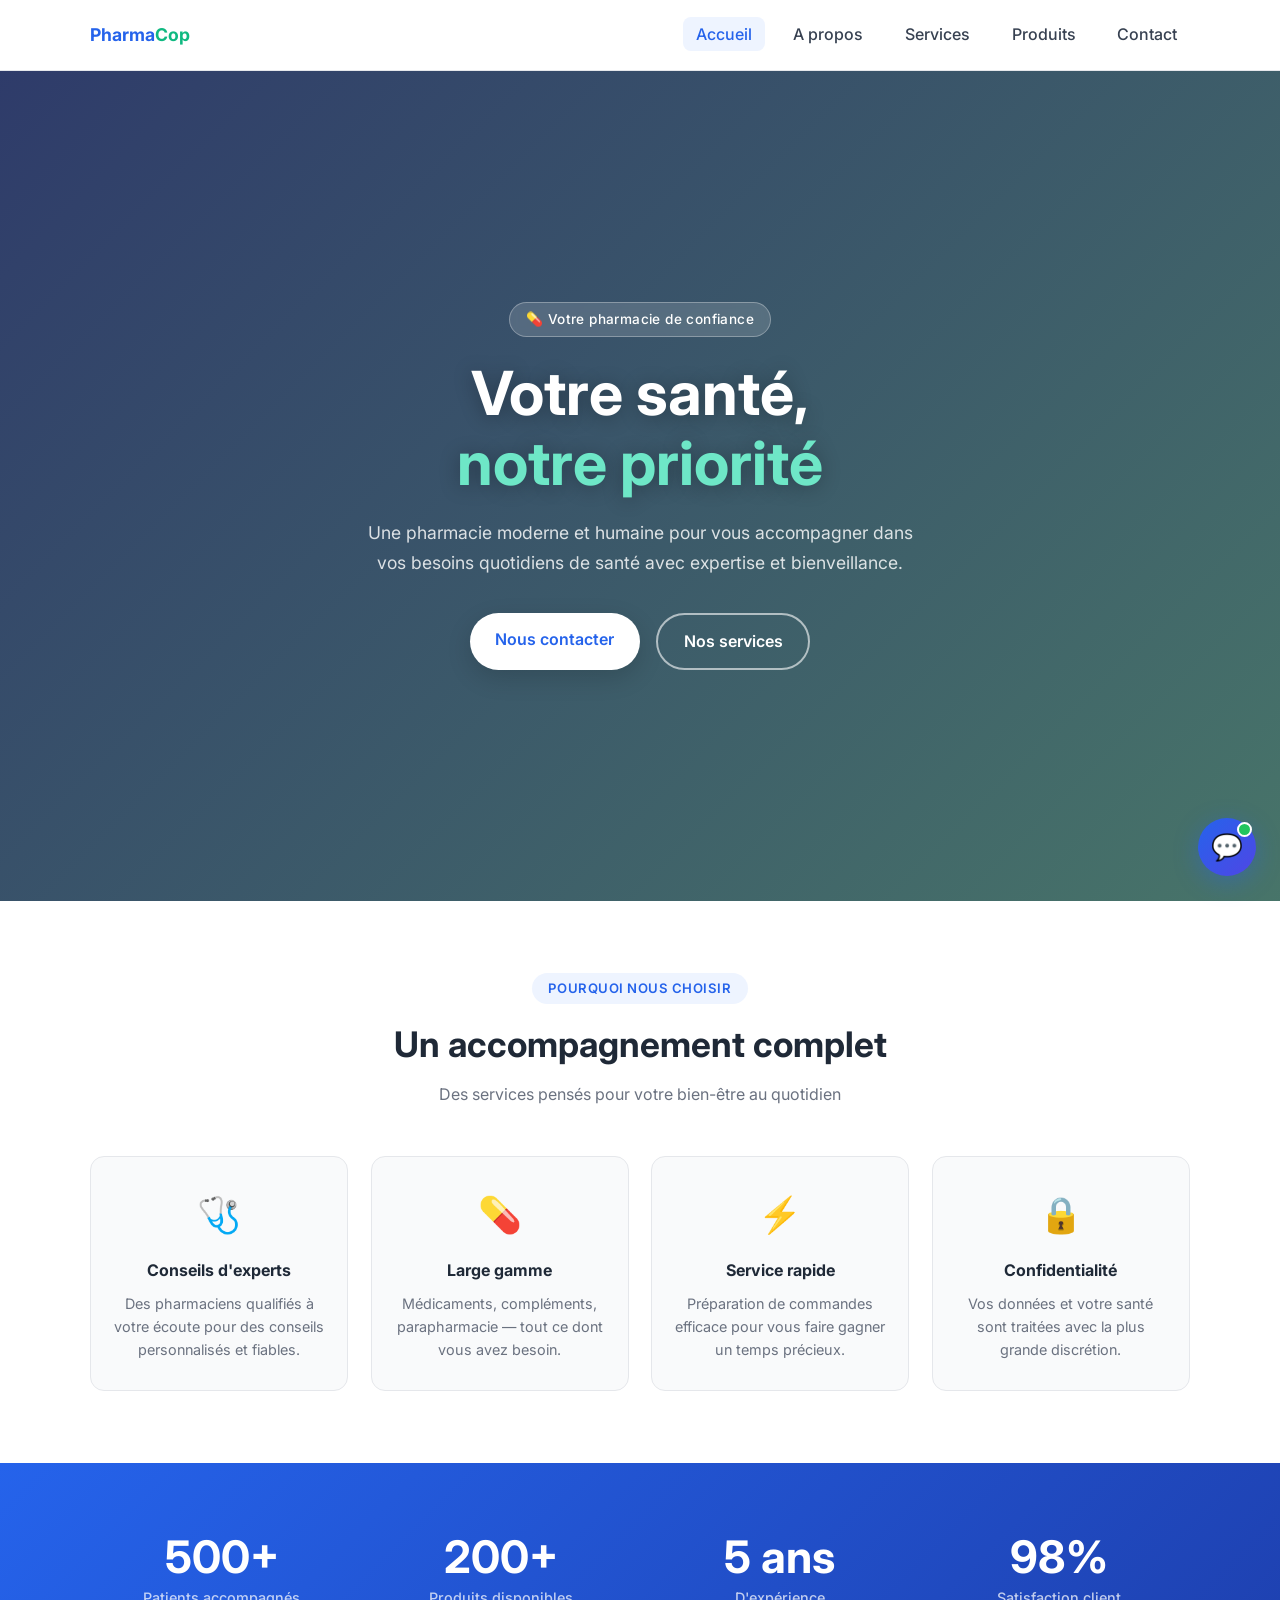
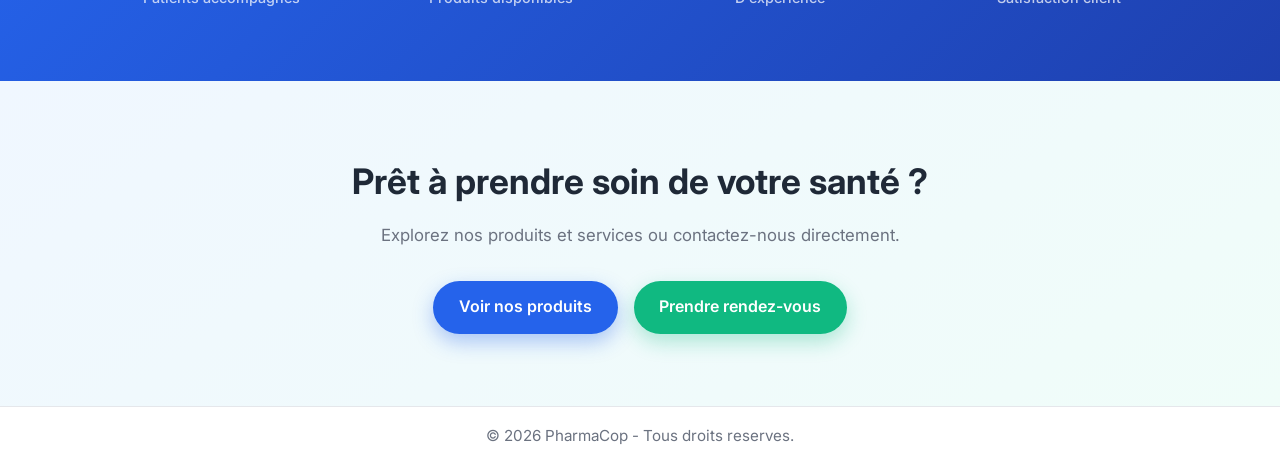
<file: index.html>
<!DOCTYPE html>
<html lang="fr">
  <head>
    <meta charset="UTF-8" />
    <meta name="viewport" content="width=device-width, initial-scale=1.0" />
    <title>PharmaCop - Accueil</title>
    <link rel="preconnect" href="https://fonts.googleapis.com" />
    <link rel="preconnect" href="https://fonts.gstatic.com" crossorigin />
    <link
      href="https://fonts.googleapis.com/css2?family=Inter:wght@400;500;600;700&display=swap"
      rel="stylesheet"
    />
    <link rel="stylesheet" href="style.css" />
  </head>
  <body>
    <header class="site-header">
      <div class="container navbar">
        <a class="logo" href="index.html">Pharma<span>Cop</span></a>
        <button class="menu-button" id="menuButton">Menu</button>
        <ul class="nav-links" id="navLinks">
          <li><a class="active" href="index.html">Accueil</a></li>
          <li><a href="about.html">A propos</a></li>
          <li><a href="services.html">Services</a></li>
          <li><a href="products.html">Produits</a></li>
          <li><a href="contact.html">Contact</a></li>
        </ul>
      </div>
    </header>

    <main>

      <!-- ===== HERO ===== -->
      <section class="hero">
        <div class="hero-overlay"></div>
        <div class="container hero-content">
          <span class="hero-badge">💊 Votre pharmacie de confiance</span>
          <h1>Votre santé,<br><span>notre priorité</span></h1>
          <p>
            Une pharmacie moderne et humaine pour vous accompagner
            dans vos besoins quotidiens de santé avec expertise et bienveillance.
          </p>
          <div class="hero-actions">
            <a class="btn btn-white" href="contact.html">Nous contacter</a>
            <a class="btn btn-outline-white" href="services.html">Nos services</a>
          </div>
        </div>
      </section>

      <!-- ===== FEATURES ===== -->
      <section class="section features-section">
        <div class="container">
          <div class="section-header">
            <span class="section-tag">Pourquoi nous choisir</span>
            <h2 class="section-title">Un accompagnement complet</h2>
            <p class="section-subtitle">Des services pensés pour votre bien-être au quotidien</p>
          </div>
          <div class="features-grid">
            <div class="feature-card">
              <span class="feature-icon">🩺</span>
              <h3>Conseils d'experts</h3>
              <p>Des pharmaciens qualifiés à votre écoute pour des conseils personnalisés et fiables.</p>
            </div>
            <div class="feature-card">
              <span class="feature-icon">💊</span>
              <h3>Large gamme</h3>
              <p>Médicaments, compléments, parapharmacie — tout ce dont vous avez besoin.</p>
            </div>
            <div class="feature-card">
              <span class="feature-icon">⚡</span>
              <h3>Service rapide</h3>
              <p>Préparation de commandes efficace pour vous faire gagner un temps précieux.</p>
            </div>
            <div class="feature-card">
              <span class="feature-icon">🔒</span>
              <h3>Confidentialité</h3>
              <p>Vos données et votre santé sont traitées avec la plus grande discrétion.</p>
            </div>
          </div>
        </div>
      </section>

      <!-- ===== STATS ===== -->
      <section class="stats-section">
        <div class="container stats-grid">
          <div class="stat-item">
            <span class="stat-number">500+</span>
            <span class="stat-label">Patients accompagnés</span>
          </div>
          <div class="stat-item">
            <span class="stat-number">200+</span>
            <span class="stat-label">Produits disponibles</span>
          </div>
          <div class="stat-item">
            <span class="stat-number">5 ans</span>
            <span class="stat-label">D'expérience</span>
          </div>
          <div class="stat-item">
            <span class="stat-number">98%</span>
            <span class="stat-label">Satisfaction client</span>
          </div>
        </div>
      </section>

      <!-- ===== CTA ===== -->
      <section class="section cta-section">
        <div class="container cta-content">
          <h2>Prêt à prendre soin de votre santé ?</h2>
          <p>Explorez nos produits et services ou contactez-nous directement.</p>
          <div class="hero-actions">
            <a class="btn btn-primary" href="products.html">Voir nos produits</a>
            <a class="btn btn-secondary" href="contact.html">Prendre rendez-vous</a>
          </div>
        </div>
      </section>

    </main>

    <footer class="site-footer">
      <div class="container">© 2026 PharmaCop - Tous droits reserves.</div>
    </footer>

    <!-- Chatbot flottant -->
    <div id="chatbot">
      <div id="chatBox" class="chat-box">
        <div class="chat-header">
          <div class="chat-header-info">
            <span class="chat-avatar">💊</span>
            <div>
              <span class="chat-title">Assistant PharmaCop</span>
              <span class="chat-status">● En ligne</span>
            </div>
          </div>
          <button id="chatClose" class="chat-header-close" aria-label="Fermer">✕</button>
        </div>
        <div class="chat-disclaimer">⚠️ Je suis une aide informative uniquement — je ne remplace pas un médecin.</div>
        <div id="chatMessages" class="chat-messages"></div>
        <div class="chat-input-area">
          <input type="text" id="chatInput" placeholder="Écrivez ou choisissez un symptôme..." />
          <button id="chatSend" aria-label="Envoyer">➤</button>
        </div>
      </div>
      <button id="chatToggle" aria-label="Ouvrir le chat">💬</button>
    </div>

    <script src="script.js"></script>
  </body>
</html>
</file>
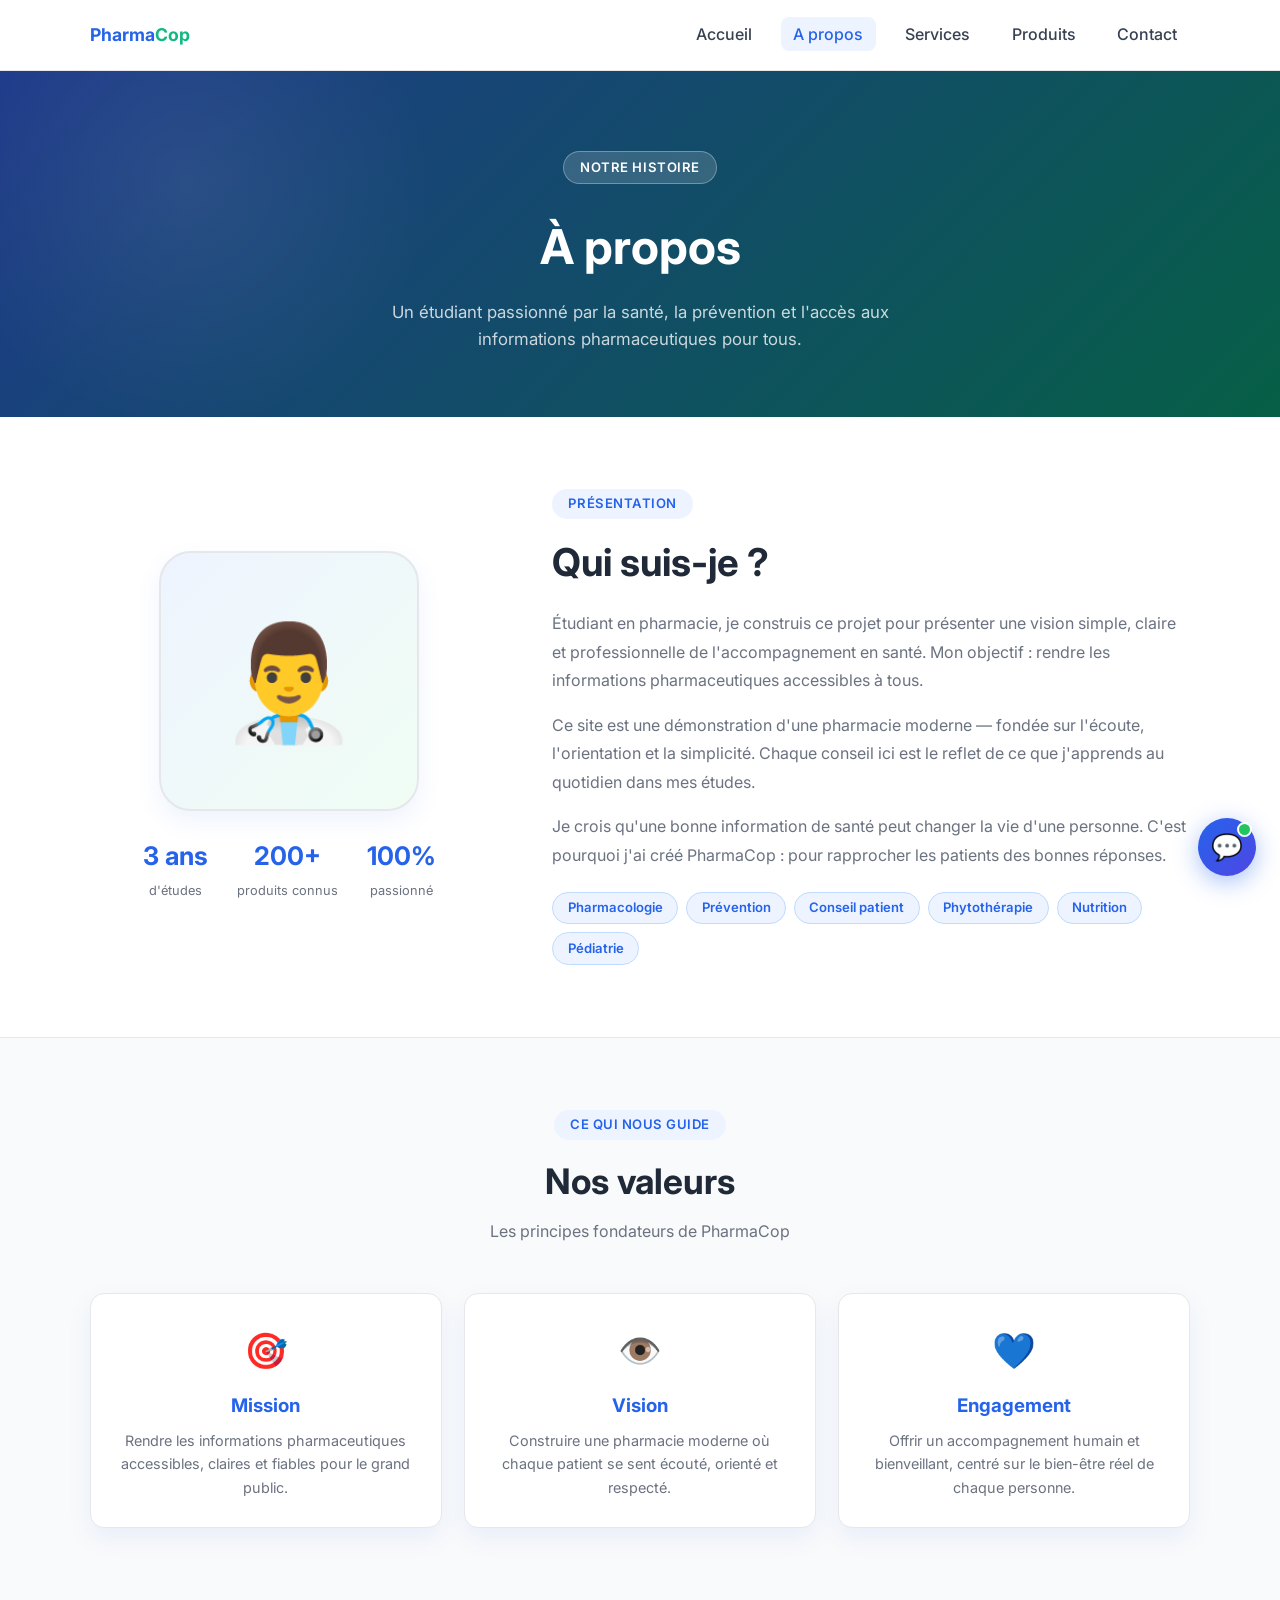
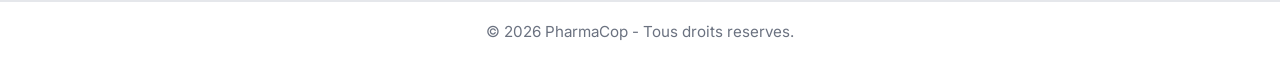
<file: about.html>
<!DOCTYPE html>
<html lang="fr">
  <head>
    <meta charset="UTF-8" />
    <meta name="viewport" content="width=device-width, initial-scale=1.0" />
    <title>PharmaCop - A propos</title>
    <link rel="preconnect" href="https://fonts.googleapis.com" />
    <link rel="preconnect" href="https://fonts.gstatic.com" crossorigin />
    <link
      href="https://fonts.googleapis.com/css2?family=Inter:wght@400;500;600;700&display=swap"
      rel="stylesheet"
    />
    <link rel="stylesheet" href="style.css" />
  </head>
  <body>
    <header class="site-header">
      <div class="container navbar">
        <a class="logo" href="index.html">Pharma<span>Cop</span></a>
        <button class="menu-button" id="menuButton">Menu</button>
        <ul class="nav-links" id="navLinks">
          <li><a href="index.html">Accueil</a></li>
          <li><a class="active" href="about.html">A propos</a></li>
          <li><a href="services.html">Services</a></li>
          <li><a href="products.html">Produits</a></li>
          <li><a href="contact.html">Contact</a></li>
        </ul>
      </div>
    </header>

    <main>

      <!-- ===== PAGE HERO ===== -->
      <section class="page-hero">
        <div class="container">
          <span class="section-tag">Notre histoire</span>
          <h1>À propos</h1>
          <p class="hero-sub">Un étudiant passionné par la santé, la prévention et l'accès aux informations pharmaceutiques pour tous.</p>
        </div>
      </section>

      <!-- ===== PROFIL ===== -->
      <section class="section">
        <div class="container about-layout">

          <!-- Visuel -->
          <div class="about-visual">
            <div class="about-avatar-wrap">👨‍⚕️</div>
            <div class="about-stats">
              <div class="about-stat">
                <strong>3 ans</strong>
                <small>d'études</small>
              </div>
              <div class="about-stat">
                <strong>200+</strong>
                <small>produits connus</small>
              </div>
              <div class="about-stat">
                <strong>100%</strong>
                <small>passionné</small>
              </div>
            </div>
          </div>

          <!-- Texte -->
          <div class="about-text">
            <span class="section-tag">Présentation</span>
            <h2>Qui suis-je ?</h2>
            <p>
              Étudiant en pharmacie, je construis ce projet pour présenter une vision simple, claire et professionnelle de l'accompagnement en santé. Mon objectif : rendre les informations pharmaceutiques accessibles à tous.
            </p>
            <p>
              Ce site est une démonstration d'une pharmacie moderne — fondée sur l'écoute, l'orientation et la simplicité. Chaque conseil ici est le reflet de ce que j'apprends au quotidien dans mes études.
            </p>
            <p>
              Je crois qu'une bonne information de santé peut changer la vie d'une personne. C'est pourquoi j'ai créé PharmaCop : pour rapprocher les patients des bonnes réponses.
            </p>
            <div class="skills-list">
              <span class="skill-tag">Pharmacologie</span>
              <span class="skill-tag">Prévention</span>
              <span class="skill-tag">Conseil patient</span>
              <span class="skill-tag">Phytothérapie</span>
              <span class="skill-tag">Nutrition</span>
              <span class="skill-tag">Pédiatrie</span>
            </div>
          </div>

        </div>
      </section>

      <!-- ===== VALEURS ===== -->
      <section class="section values-section">
        <div class="container">
          <div class="section-header">
            <span class="section-tag">Ce qui nous guide</span>
            <h2 class="section-title">Nos valeurs</h2>
            <p class="section-subtitle">Les principes fondateurs de PharmaCop</p>
          </div>
          <div class="values-grid">
            <div class="value-card">
              <span>🎯</span>
              <h3>Mission</h3>
              <p>Rendre les informations pharmaceutiques accessibles, claires et fiables pour le grand public.</p>
            </div>
            <div class="value-card">
              <span>👁️</span>
              <h3>Vision</h3>
              <p>Construire une pharmacie moderne où chaque patient se sent écouté, orienté et respecté.</p>
            </div>
            <div class="value-card">
              <span>💙</span>
              <h3>Engagement</h3>
              <p>Offrir un accompagnement humain et bienveillant, centré sur le bien-être réel de chaque personne.</p>
            </div>
          </div>
        </div>
      </section>

    </main>

    <footer class="site-footer">
      <div class="container">© 2026 PharmaCop - Tous droits reserves.</div>
    </footer>

    <!-- Chatbot flottant -->
    <div id="chatbot">
      <div id="chatBox" class="chat-box">
        <div class="chat-header">
          <div class="chat-header-info">
            <span class="chat-avatar">💊</span>
            <div>
              <span class="chat-title">Assistant PharmaCop</span>
              <span class="chat-status">● En ligne</span>
            </div>
          </div>
          <button id="chatClose" class="chat-header-close" aria-label="Fermer">✕</button>
        </div>
        <div class="chat-disclaimer">⚠️ Je suis une aide informative uniquement — je ne remplace pas un médecin.</div>
        <div id="chatMessages" class="chat-messages"></div>
        <div class="chat-input-area">
          <input type="text" id="chatInput" placeholder="Écrivez ou choisissez un symptôme..." />
          <button id="chatSend" aria-label="Envoyer">➤</button>
        </div>
      </div>
      <button id="chatToggle" aria-label="Ouvrir le chat">💬</button>
    </div>

    <script src="script.js"></script>
  </body>
</html>
</file>
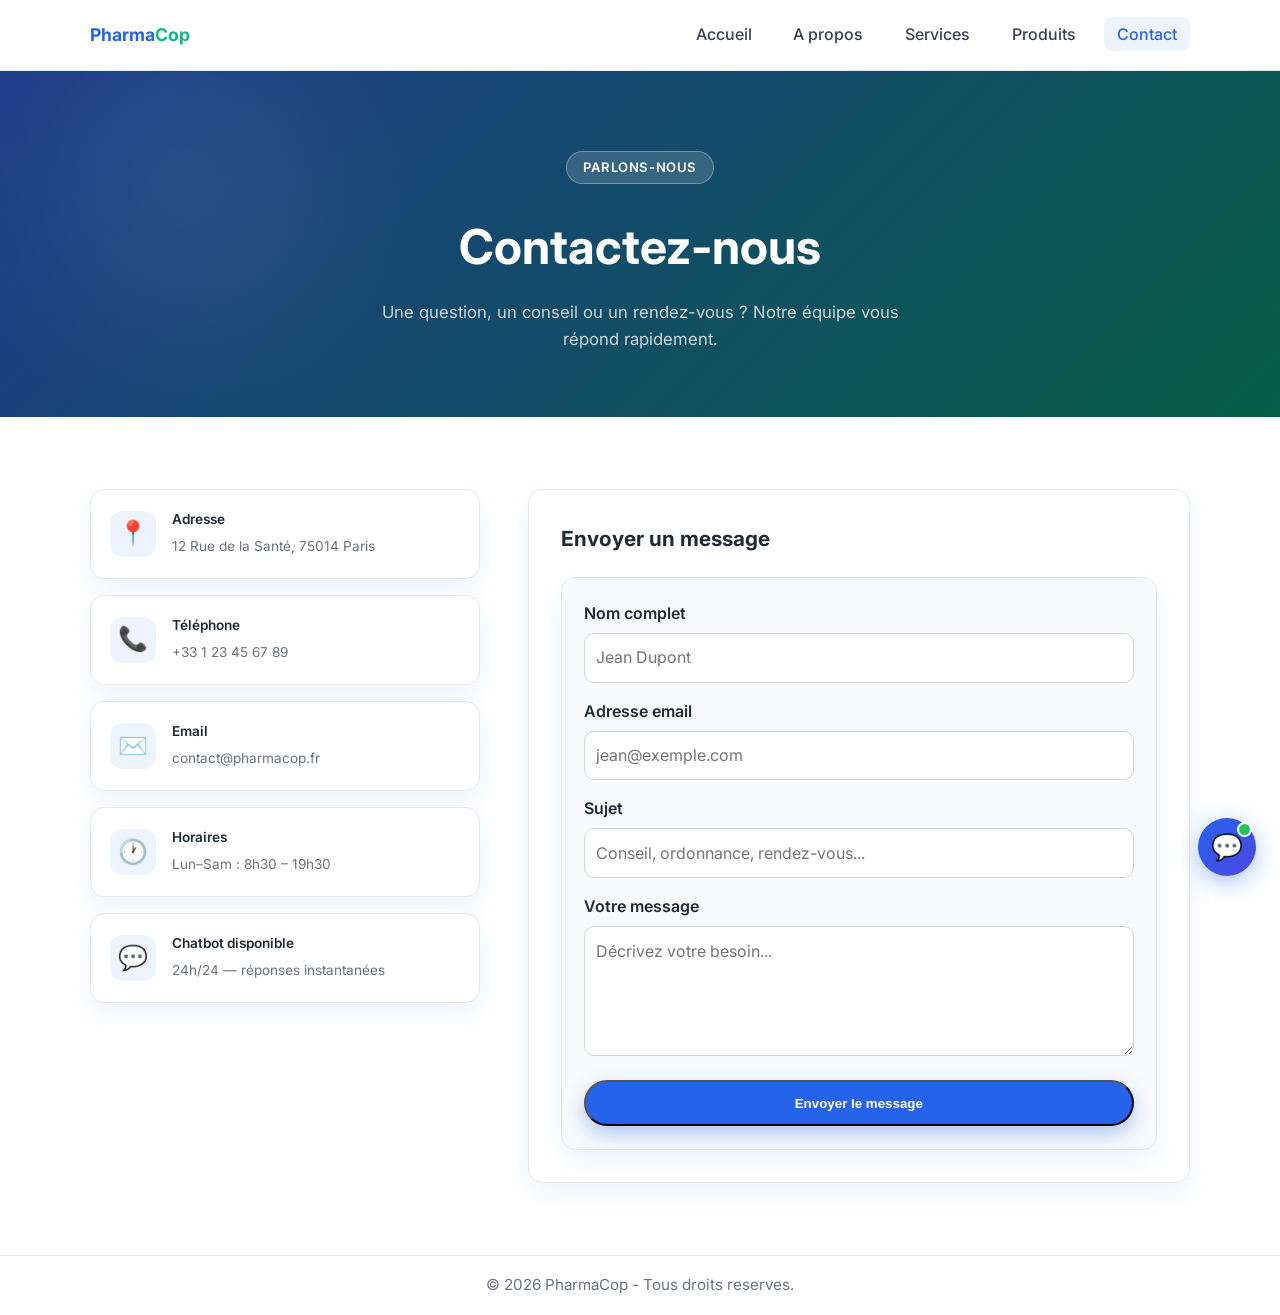
<file: contact.html>
<!DOCTYPE html>
<html lang="fr">
  <head>
    <meta charset="UTF-8" />
    <meta name="viewport" content="width=device-width, initial-scale=1.0" />
    <title>PharmaCop - Contact</title>
    <link rel="preconnect" href="https://fonts.googleapis.com" />
    <link rel="preconnect" href="https://fonts.gstatic.com" crossorigin />
    <link
      href="https://fonts.googleapis.com/css2?family=Inter:wght@400;500;600;700&display=swap"
      rel="stylesheet"
    />
    <link rel="stylesheet" href="style.css" />
  </head>
  <body>
    <header class="site-header">
      <div class="container navbar">
        <a class="logo" href="index.html">Pharma<span>Cop</span></a>
        <button class="menu-button" id="menuButton">Menu</button>
        <ul class="nav-links" id="navLinks">
          <li><a href="index.html">Accueil</a></li>
          <li><a href="about.html">A propos</a></li>
          <li><a href="services.html">Services</a></li>
          <li><a href="products.html">Produits</a></li>
          <li><a class="active" href="contact.html">Contact</a></li>
        </ul>
      </div>
    </header>

    <main>

      <!-- ===== PAGE HERO ===== -->
      <section class="page-hero">
        <div class="container">
          <span class="section-tag">Parlons-nous</span>
          <h1>Contactez-nous</h1>
          <p class="hero-sub">Une question, un conseil ou un rendez-vous ? Notre équipe vous répond rapidement.</p>
        </div>
      </section>

      <!-- ===== LAYOUT CONTACT ===== -->
      <section class="section">
        <div class="container contact-layout">

          <!-- Infos de contact -->
          <div class="contact-info-col">
            <div class="info-card">
              <div class="info-icon">📍</div>
              <div class="info-text">
                <strong>Adresse</strong>
                <span>12 Rue de la Santé, 75014 Paris</span>
              </div>
            </div>
            <div class="info-card">
              <div class="info-icon">📞</div>
              <div class="info-text">
                <strong>Téléphone</strong>
                <span>+33 1 23 45 67 89</span>
              </div>
            </div>
            <div class="info-card">
              <div class="info-icon">✉️</div>
              <div class="info-text">
                <strong>Email</strong>
                <span>contact@pharmacop.fr</span>
              </div>
            </div>
            <div class="info-card">
              <div class="info-icon">🕐</div>
              <div class="info-text">
                <strong>Horaires</strong>
                <span>Lun–Sam : 8h30 – 19h30</span>
              </div>
            </div>
            <div class="info-card">
              <div class="info-icon">💬</div>
              <div class="info-text">
                <strong>Chatbot disponible</strong>
                <span>24h/24 — réponses instantanées</span>
              </div>
            </div>
          </div>

          <!-- Formulaire -->
          <div class="contact-form-wrap">
            <h3>Envoyer un message</h3>
            <form class="contact-form" id="contactForm">
              <div class="form-group">
                <label for="name">Nom complet</label>
                <input type="text" id="name" name="name" placeholder="Jean Dupont" required />
              </div>
              <div class="form-group">
                <label for="email">Adresse email</label>
                <input type="email" id="email" name="email" placeholder="jean@exemple.com" required />
              </div>
              <div class="form-group">
                <label for="sujet">Sujet</label>
                <input type="text" id="sujet" name="sujet" placeholder="Conseil, ordonnance, rendez-vous..." />
              </div>
              <div class="form-group">
                <label for="message">Votre message</label>
                <textarea id="message" name="message" placeholder="Décrivez votre besoin..." required></textarea>
              </div>
              <button class="btn btn-primary" type="submit" style="width:100%">Envoyer le message</button>
            </form>
          </div>

        </div>
      </section>

    </main>

    <footer class="site-footer">
      <div class="container">© 2026 PharmaCop - Tous droits reserves.</div>
    </footer>

    <!-- Chatbot flottant -->
    <div id="chatbot">
      <div id="chatBox" class="chat-box">
        <div class="chat-header">
          <div class="chat-header-info">
            <span class="chat-avatar">💊</span>
            <div>
              <span class="chat-title">Assistant PharmaCop</span>
              <span class="chat-status">● En ligne</span>
            </div>
          </div>
          <button id="chatClose" class="chat-header-close" aria-label="Fermer">✕</button>
        </div>
        <div class="chat-disclaimer">⚠️ Je suis une aide informative uniquement — je ne remplace pas un médecin.</div>
        <div id="chatMessages" class="chat-messages"></div>
        <div class="chat-input-area">
          <input type="text" id="chatInput" placeholder="Écrivez ou choisissez un symptôme..." />
          <button id="chatSend" aria-label="Envoyer">➤</button>
        </div>
      </div>
      <button id="chatToggle" aria-label="Ouvrir le chat">💬</button>
    </div>

    <script src="script.js"></script>
  </body>
</html>
</file>
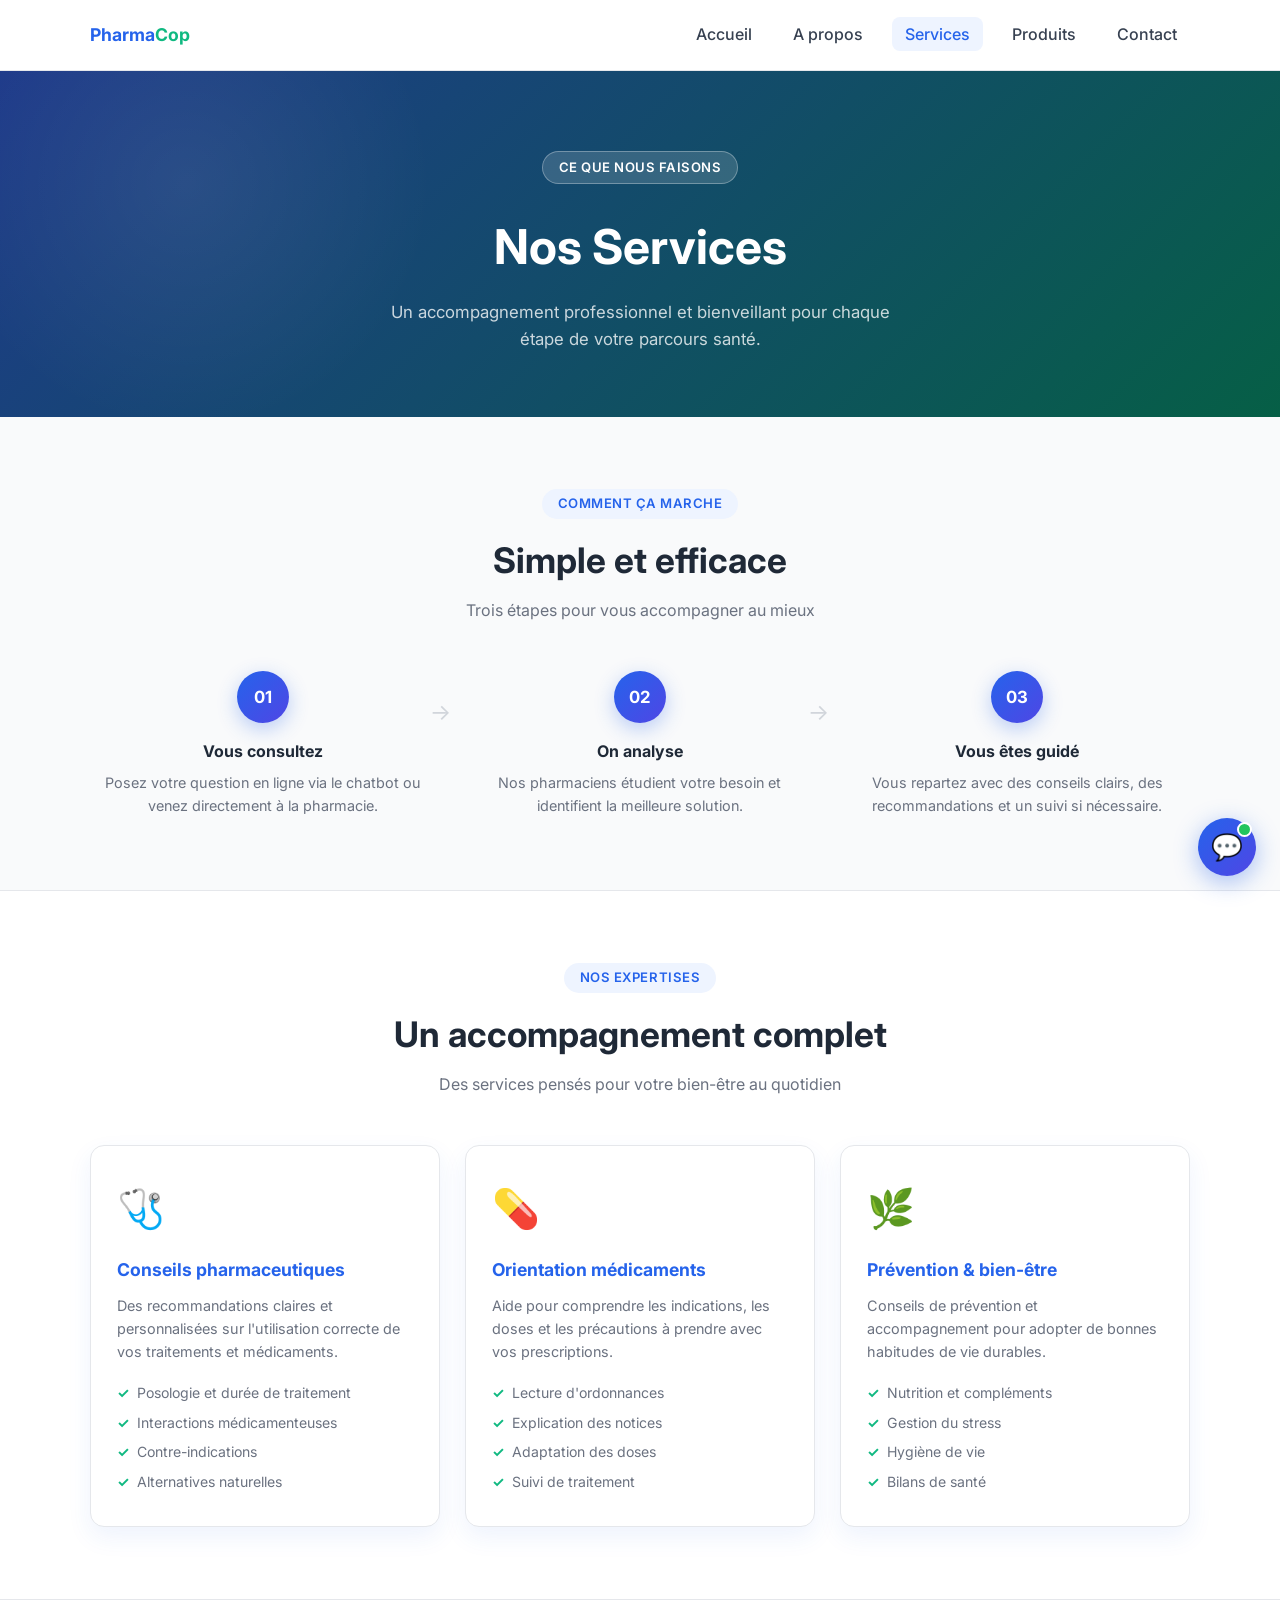
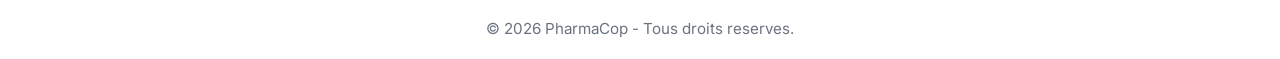
<file: services.html>
<!DOCTYPE html>
<html lang="fr">
  <head>
    <meta charset="UTF-8" />
    <meta name="viewport" content="width=device-width, initial-scale=1.0" />
    <title>PharmaCop - Services</title>
    <link rel="preconnect" href="https://fonts.googleapis.com" />
    <link rel="preconnect" href="https://fonts.gstatic.com" crossorigin />
    <link
      href="https://fonts.googleapis.com/css2?family=Inter:wght@400;500;600;700&display=swap"
      rel="stylesheet"
    />
    <link rel="stylesheet" href="style.css" />
  </head>
  <body>
    <header class="site-header">
      <div class="container navbar">
        <a class="logo" href="index.html">Pharma<span>Cop</span></a>
        <button class="menu-button" id="menuButton">Menu</button>
        <ul class="nav-links" id="navLinks">
          <li><a href="index.html">Accueil</a></li>
          <li><a href="about.html">A propos</a></li>
          <li><a class="active" href="services.html">Services</a></li>
          <li><a href="products.html">Produits</a></li>
          <li><a href="contact.html">Contact</a></li>
        </ul>
      </div>
    </header>

    <main>

      <!-- ===== PAGE HERO ===== -->
      <section class="page-hero">
        <div class="container">
          <span class="section-tag">Ce que nous faisons</span>
          <h1>Nos Services</h1>
          <p class="hero-sub">Un accompagnement professionnel et bienveillant pour chaque étape de votre parcours santé.</p>
        </div>
      </section>

      <!-- ===== ÉTAPES ===== -->
      <section class="section steps-section">
        <div class="container">
          <div class="section-header">
            <span class="section-tag">Comment ça marche</span>
            <h2 class="section-title">Simple et efficace</h2>
            <p class="section-subtitle">Trois étapes pour vous accompagner au mieux</p>
          </div>
          <div class="steps-grid">
            <div class="step-item">
              <div class="step-number">01</div>
              <h3>Vous consultez</h3>
              <p>Posez votre question en ligne via le chatbot ou venez directement à la pharmacie.</p>
            </div>
            <div class="step-item">
              <div class="step-number">02</div>
              <h3>On analyse</h3>
              <p>Nos pharmaciens étudient votre besoin et identifient la meilleure solution.</p>
            </div>
            <div class="step-item">
              <div class="step-number">03</div>
              <h3>Vous êtes guidé</h3>
              <p>Vous repartez avec des conseils clairs, des recommandations et un suivi si nécessaire.</p>
            </div>
          </div>
        </div>
      </section>

      <!-- ===== CARTES SERVICES ===== -->
      <section class="section">
        <div class="container">
          <div class="section-header">
            <span class="section-tag">Nos expertises</span>
            <h2 class="section-title">Un accompagnement complet</h2>
            <p class="section-subtitle">Des services pensés pour votre bien-être au quotidien</p>
          </div>
          <div class="services-grid">

            <article class="service-card">
              <span class="service-icon-wrap">🩺</span>
              <h3>Conseils pharmaceutiques</h3>
              <p>Des recommandations claires et personnalisées sur l'utilisation correcte de vos traitements et médicaments.</p>
              <ul class="service-list">
                <li>Posologie et durée de traitement</li>
                <li>Interactions médicamenteuses</li>
                <li>Contre-indications</li>
                <li>Alternatives naturelles</li>
              </ul>
            </article>

            <article class="service-card">
              <span class="service-icon-wrap">💊</span>
              <h3>Orientation médicaments</h3>
              <p>Aide pour comprendre les indications, les doses et les précautions à prendre avec vos prescriptions.</p>
              <ul class="service-list">
                <li>Lecture d'ordonnances</li>
                <li>Explication des notices</li>
                <li>Adaptation des doses</li>
                <li>Suivi de traitement</li>
              </ul>
            </article>

            <article class="service-card">
              <span class="service-icon-wrap">🌿</span>
              <h3>Prévention & bien-être</h3>
              <p>Conseils de prévention et accompagnement pour adopter de bonnes habitudes de vie durables.</p>
              <ul class="service-list">
                <li>Nutrition et compléments</li>
                <li>Gestion du stress</li>
                <li>Hygiène de vie</li>
                <li>Bilans de santé</li>
              </ul>
            </article>

          </div>
        </div>
      </section>

    </main>

    <footer class="site-footer">
      <div class="container">© 2026 PharmaCop - Tous droits reserves.</div>
    </footer>

    <!-- Chatbot flottant -->
    <div id="chatbot">
      <div id="chatBox" class="chat-box">
        <div class="chat-header">
          <div class="chat-header-info">
            <span class="chat-avatar">💊</span>
            <div>
              <span class="chat-title">Assistant PharmaCop</span>
              <span class="chat-status">● En ligne</span>
            </div>
          </div>
          <button id="chatClose" class="chat-header-close" aria-label="Fermer">✕</button>
        </div>
        <div class="chat-disclaimer">⚠️ Je suis une aide informative uniquement — je ne remplace pas un médecin.</div>
        <div id="chatMessages" class="chat-messages"></div>
        <div class="chat-input-area">
          <input type="text" id="chatInput" placeholder="Écrivez ou choisissez un symptôme..." />
          <button id="chatSend" aria-label="Envoyer">➤</button>
        </div>
      </div>
      <button id="chatToggle" aria-label="Ouvrir le chat">💬</button>
    </div>

    <script src="script.js"></script>
  </body>
</html>
</file>
<file: style.css>
/* ===============================
   Base du site (simple et lisible)
   =============================== */

:root {
  --primary: #2563eb;
  --secondary: #10b981;
  --white: #ffffff;
  --text: #1f2937;
  --muted: #6b7280;
  --shadow: 0 10px 25px rgba(37, 99, 235, 0.08);
  --radius: 14px;
}

* {
  margin: 0;
  padding: 0;
  box-sizing: border-box;
}

body {
  font-family: "Inter", sans-serif;
  background-color: var(--white);
  color: var(--text);
  line-height: 1.6;
}

img {
  max-width: 100%;
  display: block;
}

a {
  text-decoration: none;
  color: inherit;
}

.container {
  width: min(1100px, 92%);
  margin: 0 auto;
}

/* ===============================
   En-tete + navigation
   =============================== */

.site-header {
  position: sticky;
  top: 0;
  z-index: 10;
  background: rgba(255, 255, 255, 0.95);
  border-bottom: 1px solid #e5e7eb;
  backdrop-filter: blur(4px);
}

.navbar {
  min-height: 70px;
  display: flex;
  align-items: center;
  justify-content: space-between;
}

.logo {
  font-weight: 700;
  font-size: 1.1rem;
  color: var(--primary);
}

.logo span {
  color: var(--secondary);
}

.nav-links {
  display: flex;
  list-style: none;
  gap: 1rem;
}

.nav-links a {
  padding: 0.45rem 0.8rem;
  border-radius: 8px;
  color: #374151;
  font-weight: 500;
  transition: background-color 0.25s ease;
}

.nav-links a:hover,
.nav-links a.active {
  background-color: #eef4ff;
  color: var(--primary);
}

.menu-button {
  display: none;
  border: none;
  background: var(--primary);
  color: var(--white);
  padding: 0.45rem 0.7rem;
  border-radius: 8px;
  cursor: pointer;
}

/* ===============================
   Sections communes
   =============================== */

.section {
  padding: 4.5rem 0;
}

.section-title {
  font-size: 2rem;
  margin-bottom: 0.8rem;
}

.section-subtitle {
  color: var(--muted);
  margin-bottom: 2rem;
}

.card-grid {
  display: grid;
  grid-template-columns: repeat(3, 1fr);
  gap: 1.2rem;
}

.card {
  background: var(--white);
  border: 1px solid #e5e7eb;
  border-radius: var(--radius);
  padding: 1.3rem;
  box-shadow: var(--shadow);
}

.card h3 {
  color: var(--primary);
  margin-bottom: 0.5rem;
}

/* ===============================
   Hero page d'accueil
   =============================== */

.hero {
  position: relative;
  min-height: calc(100vh - 70px);
  display: grid;
  place-items: center;
  background-image: url('https://images.unsplash.com/photo-1587854692152-cbe660dbde88?auto=format&fit=crop&w=1920&q=80');
  background-size: cover;
  background-position: center;
  overflow: hidden;
}

.hero-overlay {
  position: absolute;
  inset: 0;
  background: linear-gradient(
    135deg,
    rgba(10, 25, 80, 0.85) 0%,
    rgba(10, 70, 55, 0.75) 100%
  );
  pointer-events: none; /* ne bloque pas les clics/touch sur les éléments en dessous */
}

.hero-content {
  position: relative;
  z-index: 1;
  text-align: center;
  max-width: 780px;
  color: var(--white);
  padding: 2rem 1rem;
}

.hero-badge {
  display: inline-block;
  background: rgba(255, 255, 255, 0.15);
  border: 1px solid rgba(255, 255, 255, 0.3);
  color: var(--white);
  border-radius: 999px;
  padding: 0.35rem 1rem;
  font-size: 0.85rem;
  font-weight: 500;
  letter-spacing: 0.03em;
  margin-bottom: 1.4rem;
  backdrop-filter: blur(4px);
}

.hero-content h1 {
  font-size: clamp(2.4rem, 6vw, 3.8rem);
  line-height: 1.15;
  margin-bottom: 1.2rem;
  font-weight: 700;
  text-shadow: 0 2px 20px rgba(0, 0, 0, 0.3);
}

.hero-content h1 span {
  color: #6ee7c7;
}

.hero-content p {
  font-size: 1.1rem;
  color: rgba(255, 255, 255, 0.82);
  margin-bottom: 2.2rem;
  max-width: 560px;
  margin-inline: auto;
  line-height: 1.7;
}

.hero-actions {
  display: flex;
  gap: 1rem;
  justify-content: center;
  flex-wrap: wrap;
}

.btn {
  display: inline-block;
  padding: 0.85rem 1.6rem;
  border-radius: 999px;
  font-weight: 600;
  transition: transform 0.2s ease, box-shadow 0.2s ease, background 0.2s;
}

.btn-primary {
  background: var(--primary);
  color: var(--white);
  box-shadow: 0 8px 20px rgba(37, 99, 235, 0.35);
}

.btn-primary:hover {
  transform: translateY(-2px);
  box-shadow: 0 12px 28px rgba(37, 99, 235, 0.45);
}

.btn-secondary {
  background: var(--secondary);
  color: var(--white);
  box-shadow: 0 8px 20px rgba(16, 185, 129, 0.3);
}

.btn-secondary:hover {
  transform: translateY(-2px);
}

.btn-white {
  background: var(--white);
  color: var(--primary);
  box-shadow: 0 8px 24px rgba(0, 0, 0, 0.15);
}

.btn-white:hover {
  transform: translateY(-2px);
  box-shadow: 0 12px 32px rgba(0, 0, 0, 0.2);
}

.btn-outline-white {
  background: transparent;
  color: var(--white);
  border: 2px solid rgba(255, 255, 255, 0.6);
}

.btn-outline-white:hover {
  background: rgba(255, 255, 255, 0.12);
  transform: translateY(-2px);
}

/* ===============================
   Features section
   =============================== */

.features-section {
  background: var(--white);
}

.section-header {
  text-align: center;
  margin-bottom: 3rem;
}

.section-tag {
  display: inline-block;
  background: #eef4ff;
  color: var(--primary);
  border-radius: 999px;
  padding: 0.3rem 1rem;
  font-size: 0.82rem;
  font-weight: 600;
  letter-spacing: 0.04em;
  text-transform: uppercase;
  margin-bottom: 0.8rem;
}

.section-header .section-title {
  font-size: clamp(1.6rem, 3.5vw, 2.2rem);
  margin-bottom: 0.6rem;
}

.features-grid {
  display: grid;
  grid-template-columns: repeat(4, 1fr);
  gap: 1.4rem;
}

.feature-card {
  background: #f9fafb;
  border: 1px solid #e5e7eb;
  border-radius: var(--radius);
  padding: 1.8rem 1.4rem;
  text-align: center;
  transition: transform 0.25s ease, box-shadow 0.25s ease;
}

.feature-card:hover {
  transform: translateY(-4px);
  box-shadow: 0 16px 40px rgba(37, 99, 235, 0.1);
}

.feature-icon {
  font-size: 2.2rem;
  margin-bottom: 1rem;
  display: block;
}

.feature-card h3 {
  color: var(--text);
  font-size: 1rem;
  margin-bottom: 0.5rem;
}

.feature-card p {
  color: var(--muted);
  font-size: 0.9rem;
  line-height: 1.6;
}

/* ===============================
   Stats section
   =============================== */

.stats-section {
  background: linear-gradient(135deg, var(--primary) 0%, #1e40af 100%);
  padding: 3.5rem 0;
}

.stats-grid {
  display: grid;
  grid-template-columns: repeat(4, 1fr);
  gap: 1rem;
  text-align: center;
}

.stat-item {
  display: flex;
  flex-direction: column;
  gap: 0.4rem;
  padding: 1rem;
}

.stat-number {
  font-size: clamp(2rem, 4vw, 2.8rem);
  font-weight: 700;
  color: var(--white);
  line-height: 1;
}

.stat-label {
  font-size: 0.9rem;
  color: rgba(255, 255, 255, 0.72);
  font-weight: 500;
}

/* ===============================
   CTA section
   =============================== */

.cta-section {
  background: linear-gradient(145deg, #f0f7ff 0%, #f0fdf9 100%);
  text-align: center;
}

.cta-content h2 {
  font-size: clamp(1.6rem, 3.5vw, 2.2rem);
  margin-bottom: 0.8rem;
}

.cta-content p {
  color: var(--muted);
  margin-bottom: 2rem;
  font-size: 1.05rem;
}

/* ===============================
   Liste produits
   =============================== */

.product-list {
  display: grid;
  gap: 1rem;
}

.product-item {
  border: 1px solid #e5e7eb;
  border-left: 5px solid var(--secondary);
  border-radius: 12px;
  padding: 1rem 1.2rem;
  box-shadow: var(--shadow);
}

.product-item h3 {
  color: var(--primary);
  margin-bottom: 0.2rem;
}

/* ===============================
   Formulaire contact
   =============================== */

.contact-form {
  max-width: 620px;
  background: #f9fafb;
  border: 1px solid #e5e7eb;
  border-radius: var(--radius);
  padding: 1.4rem;
  box-shadow: var(--shadow);
}

.form-group {
  margin-bottom: 1rem;
}

.form-group label {
  display: block;
  margin-bottom: 0.4rem;
  font-weight: 600;
}

.form-group input,
.form-group textarea {
  width: 100%;
  border: 1px solid #d1d5db;
  border-radius: 10px;
  padding: 0.7rem;
  font: inherit;
}

.form-group textarea {
  min-height: 130px;
  resize: vertical;
}

/* ===============================
   Pied de page
   =============================== */

.site-footer {
  border-top: 1px solid #e5e7eb;
  padding: 1.1rem 0;
  color: var(--muted);
  text-align: center;
  font-size: 0.95rem;
}

/* ===============================
   Page hero (pages internes)
   =============================== */

.page-hero {
  position: relative;
  background: linear-gradient(135deg, #1e3a8a 0%, #065f46 100%);
  padding: 5rem 0 4rem;
  text-align: center;
  color: var(--white);
  overflow: hidden;
}

.page-hero::before {
  content: '';
  position: absolute;
  top: -40%;
  left: -5%;
  width: 500px;
  height: 500px;
  background: radial-gradient(circle, rgba(255, 255, 255, 0.07) 0%, transparent 70%);
  border-radius: 50%;
  pointer-events: none;
}

.page-hero .section-tag {
  background: rgba(255, 255, 255, 0.15);
  color: var(--white);
  border: 1px solid rgba(255, 255, 255, 0.3);
}

.page-hero h1 {
  font-size: clamp(2rem, 5vw, 3rem);
  margin: 0.8rem 0;
}

.page-hero .hero-sub {
  color: rgba(255, 255, 255, 0.78);
  font-size: 1.05rem;
  max-width: 520px;
  margin: 0 auto;
}

/* ===============================
   Bouton petit format
   =============================== */

.btn-sm {
  padding: 0.45rem 1rem;
  font-size: 0.85rem;
}

/* ===============================
   Onglets filtre produits
   =============================== */

.filter-tabs {
  display: flex;
  gap: 0.6rem;
  margin-bottom: 2.2rem;
  flex-wrap: wrap;
}

.filter-tab {
  border: 2px solid #e5e7eb;
  background: var(--white);
  color: var(--muted);
  border-radius: 999px;
  padding: 0.5rem 1.2rem;
  font-weight: 600;
  font-size: 0.9rem;
  cursor: pointer;
  transition: all 0.2s;
  font-family: inherit;
}

.filter-tab.active,
.filter-tab:hover {
  border-color: var(--primary);
  background: var(--primary);
  color: var(--white);
}

/* ===============================
   Grille cartes produits
   =============================== */

.product-cards-grid {
  display: grid;
  grid-template-columns: repeat(3, 1fr);
  gap: 1.8rem;
}

.product-card {
  background: var(--white);
  border: 1px solid #e5e7eb;
  border-radius: 18px;
  overflow: hidden;
  box-shadow: 0 4px 20px rgba(0, 0, 0, 0.06);
  transition: transform 0.35s ease, box-shadow 0.35s ease;
  cursor: pointer;
  perspective: 1000px;
}

.product-card:hover {
  transform: translateY(-10px) rotateX(1.5deg);
  box-shadow: 0 28px 60px rgba(37, 99, 235, 0.14);
}

.product-img-wrap {
  position: relative;
  height: 210px;
  overflow: hidden;
  display: flex;
  align-items: center;
  justify-content: center;
}

/* La photo couvre tout quand elle charge */
.product-img-wrap img {
  position: absolute;
  inset: 0;
  width: 100%;
  height: 100%;
  object-fit: cover;
  z-index: 2;
  transition: transform 0.5s ease;
}

.product-card:hover .product-img-wrap img {
  transform: scale(1.07);
}

/* Emoji fallback visible sous l'image (affiché si img échoue) */
.prd-emoji {
  font-size: 5rem;
  z-index: 1;
  display: block;
  line-height: 1;
  filter: drop-shadow(0 4px 12px rgba(0, 0, 0, 0.12));
  transition: transform 0.4s ease;
}

.product-card:hover .prd-emoji {
  transform: scale(1.12) translateY(-4px);
}

/* Gradients de fond (visibles si l'image ne charge pas) */
.prd-blue   { background: linear-gradient(135deg, #dbeafe 0%, #c7d2fe 100%); }
.prd-orange { background: linear-gradient(135deg, #ffedd5 0%, #fed7aa 100%); }
.prd-green  { background: linear-gradient(135deg, #d1fae5 0%, #a7f3d0 100%); }
.prd-purple { background: linear-gradient(135deg, #ede9fe 0%, #ddd6fe 100%); }
.prd-pink   { background: linear-gradient(135deg, #fce7f3 0%, #fbcfe8 100%); }
.prd-teal   { background: linear-gradient(135deg, #ccfbf1 0%, #bae6fd 100%); }

.product-badge-img {
  position: absolute;
  top: 0.8rem;
  left: 0.8rem;
  background: var(--primary);
  color: var(--white);
  border-radius: 999px;
  padding: 0.25rem 0.75rem;
  font-size: 0.75rem;
  font-weight: 700;
}

.product-badge-img.green {
  background: var(--secondary);
}

.product-body {
  padding: 1.4rem;
}

.product-body h3 {
  font-size: 1.05rem;
  color: var(--text);
  margin-bottom: 0.45rem;
}

.product-body p {
  color: var(--muted);
  font-size: 0.88rem;
  line-height: 1.65;
  margin-bottom: 1rem;
}

.product-meta {
  display: flex;
  align-items: center;
  justify-content: space-between;
  gap: 0.5rem;
  flex-wrap: wrap;
}

.product-tag {
  background: #f0fdf4;
  color: var(--secondary);
  border: 1px solid #d1fae5;
  border-radius: 999px;
  padding: 0.22rem 0.7rem;
  font-size: 0.78rem;
  font-weight: 600;
}

.product-tag.orange {
  background: #fff7ed;
  color: #c2410c;
  border-color: #fed7aa;
}

/* ===============================
   Modal produit
   =============================== */

.modal-overlay {
  position: fixed;
  inset: 0;
  background: rgba(0, 0, 0, 0.58);
  z-index: 2000;
  display: flex;
  align-items: center;
  justify-content: center;
  opacity: 0;
  pointer-events: none;
  transition: opacity 0.25s ease;
  backdrop-filter: blur(6px);
  padding: 1rem;
}

.modal-overlay.open {
  opacity: 1;
  pointer-events: all;
}

.modal-box {
  background: var(--white);
  border-radius: 20px;
  max-width: 580px;
  width: 100%;
  max-height: 90vh;
  overflow-y: auto;
  box-shadow: 0 30px 80px rgba(0, 0, 0, 0.28);
  transform: scale(0.88) translateY(24px);
  transition: transform 0.3s cubic-bezier(0.34, 1.56, 0.64, 1);
}

.modal-overlay.open .modal-box {
  transform: scale(1) translateY(0);
}

.modal-top {
  position: relative;
}

.modal-img {
  width: 100%;
  height: 230px;
  object-fit: cover;
  border-radius: 20px 20px 0 0;
  display: block;
  background: #e5e7eb;
}

.modal-close {
  position: absolute;
  top: 0.8rem;
  right: 0.8rem;
  background: rgba(255, 255, 255, 0.92);
  border: none;
  width: 38px;
  height: 38px;
  border-radius: 50%;
  font-size: 1.1rem;
  cursor: pointer;
  display: flex;
  align-items: center;
  justify-content: center;
  box-shadow: 0 2px 10px rgba(0, 0, 0, 0.2);
  transition: transform 0.15s, background 0.15s;
}

.modal-close:hover {
  background: var(--white);
  transform: scale(1.1);
}

.modal-body {
  padding: 1.8rem;
}

.modal-body h2 {
  font-size: 1.5rem;
  margin-bottom: 0.4rem;
}

.modal-badge {
  display: inline-block;
  background: #eef4ff;
  color: var(--primary);
  border-radius: 999px;
  padding: 0.25rem 0.8rem;
  font-size: 0.78rem;
  font-weight: 600;
  margin-bottom: 1rem;
}

.modal-desc {
  color: var(--muted);
  line-height: 1.75;
  margin-bottom: 1.2rem;
}

.modal-info-list {
  list-style: none;
  display: grid;
  grid-template-columns: 1fr 1fr;
  gap: 0.6rem;
  margin-bottom: 1.4rem;
}

.modal-info-list li {
  background: #f9fafb;
  border: 1px solid #e5e7eb;
  border-radius: 10px;
  padding: 0.6rem 0.8rem;
  font-size: 0.88rem;
  display: flex;
  align-items: center;
  gap: 0.5rem;
}

/* ===============================
   Services redesign
   =============================== */

.steps-section {
  background: #f9fafb;
  border-bottom: 1px solid #e5e7eb;
}

.steps-grid {
  display: grid;
  grid-template-columns: repeat(3, 1fr);
  gap: 2rem;
  text-align: center;
}

.step-item {
  position: relative;
}

.step-item:not(:last-child)::after {
  content: '→';
  position: absolute;
  top: 1.4rem;
  right: -1rem;
  color: #d1d5db;
  font-size: 1.4rem;
}

.step-number {
  display: inline-flex;
  align-items: center;
  justify-content: center;
  width: 52px;
  height: 52px;
  border-radius: 50%;
  background: linear-gradient(135deg, var(--primary), #4f46e5);
  color: var(--white);
  font-size: 1.05rem;
  font-weight: 700;
  margin: 0 auto 1rem;
  box-shadow: 0 6px 20px rgba(37, 99, 235, 0.3);
}

.step-item h3 {
  font-size: 1rem;
  margin-bottom: 0.4rem;
}

.step-item p {
  color: var(--muted);
  font-size: 0.9rem;
}

.services-grid {
  display: grid;
  grid-template-columns: repeat(3, 1fr);
  gap: 1.6rem;
}

.service-card {
  background: var(--white);
  border: 1px solid #e5e7eb;
  border-radius: var(--radius);
  padding: 2rem 1.6rem;
  box-shadow: var(--shadow);
  transition: transform 0.3s ease, box-shadow 0.3s ease;
}

.service-card:hover {
  transform: translateY(-6px);
  box-shadow: 0 20px 50px rgba(37, 99, 235, 0.1);
}

.service-icon-wrap {
  font-size: 2.4rem;
  margin-bottom: 1rem;
  display: block;
}

.service-card h3 {
  color: var(--primary);
  font-size: 1.1rem;
  margin-bottom: 0.6rem;
}

.service-card > p {
  color: var(--muted);
  font-size: 0.9rem;
  margin-bottom: 1.2rem;
  line-height: 1.6;
}

.service-list {
  list-style: none;
  display: flex;
  flex-direction: column;
  gap: 0.45rem;
}

.service-list li {
  color: var(--muted);
  font-size: 0.88rem;
  display: flex;
  align-items: center;
  gap: 0.5rem;
}

.service-list li::before {
  content: '✓';
  color: var(--secondary);
  font-weight: 700;
}

/* ===============================
   About redesign
   =============================== */

.about-layout {
  display: grid;
  grid-template-columns: 1fr 1.6fr;
  gap: 4rem;
  align-items: center;
}

.about-visual {
  text-align: center;
}

.about-avatar-wrap {
  width: 260px;
  height: 260px;
  border-radius: 32px;
  background: linear-gradient(135deg, #eef4ff, #f0fdf4);
  display: flex;
  align-items: center;
  justify-content: center;
  font-size: 7rem;
  margin: 0 auto 1.6rem;
  border: 2px solid #e5e7eb;
  box-shadow: var(--shadow);
}

.about-stats {
  display: flex;
  gap: 1.8rem;
  justify-content: center;
}

.about-stat strong {
  display: block;
  font-size: 1.6rem;
  color: var(--primary);
  font-weight: 700;
}

.about-stat small {
  font-size: 0.8rem;
  color: var(--muted);
}

.about-text .section-tag {
  margin-bottom: 0.8rem;
}

.about-text h2 {
  font-size: clamp(1.8rem, 3vw, 2.4rem);
  margin-bottom: 1rem;
}

.about-text p {
  color: var(--muted);
  line-height: 1.78;
  margin-bottom: 1rem;
}

.skills-list {
  display: flex;
  flex-wrap: wrap;
  gap: 0.5rem;
  margin-top: 1.4rem;
}

.skill-tag {
  background: #eef4ff;
  color: var(--primary);
  border: 1px solid #bfdbfe;
  border-radius: 999px;
  padding: 0.3rem 0.9rem;
  font-size: 0.82rem;
  font-weight: 600;
}

.values-section {
  background: #f9fafb;
  border-top: 1px solid #e5e7eb;
  border-bottom: 1px solid #e5e7eb;
}

.values-grid {
  display: grid;
  grid-template-columns: repeat(3, 1fr);
  gap: 1.4rem;
}

.value-card {
  background: var(--white);
  border: 1px solid #e5e7eb;
  border-radius: var(--radius);
  padding: 1.8rem 1.4rem;
  text-align: center;
  box-shadow: var(--shadow);
  transition: transform 0.25s ease;
}

.value-card:hover {
  transform: translateY(-4px);
}

.value-card > span {
  font-size: 2.2rem;
  display: block;
  margin-bottom: 0.8rem;
}

.value-card h3 {
  color: var(--primary);
  margin-bottom: 0.5rem;
}

.value-card p {
  color: var(--muted);
  font-size: 0.9rem;
  line-height: 1.6;
}

/* ===============================
   Contact redesign
   =============================== */

.contact-layout {
  display: grid;
  grid-template-columns: 1fr 1.7fr;
  gap: 3rem;
  align-items: start;
}

.contact-info-col {
  display: flex;
  flex-direction: column;
  gap: 1rem;
}

.info-card {
  background: var(--white);
  border: 1px solid #e5e7eb;
  border-radius: var(--radius);
  padding: 1.2rem;
  display: flex;
  align-items: center;
  gap: 1rem;
  box-shadow: var(--shadow);
  transition: transform 0.2s ease, box-shadow 0.2s ease;
}

.info-card:hover {
  transform: translateX(4px);
  box-shadow: 0 8px 30px rgba(37, 99, 235, 0.1);
}

.info-icon {
  font-size: 1.5rem;
  min-width: 46px;
  height: 46px;
  background: #eef4ff;
  border-radius: 12px;
  display: flex;
  align-items: center;
  justify-content: center;
}

.info-text strong {
  display: block;
  font-size: 0.85rem;
  color: var(--text);
  margin-bottom: 0.15rem;
  font-weight: 600;
}

.info-text span {
  font-size: 0.85rem;
  color: var(--muted);
}

.contact-form-wrap {
  background: var(--white);
  border: 1px solid #e5e7eb;
  border-radius: var(--radius);
  padding: 2rem;
  box-shadow: var(--shadow);
}

.contact-form-wrap h3 {
  font-size: 1.3rem;
  margin-bottom: 1.4rem;
}

/* ===============================
   Chatbot flottant (redesign)
   =============================== */

#chatbot {
  position: fixed;
  bottom: 1.5rem;
  right: 1.5rem;
  z-index: 1000;
  display: flex;
  flex-direction: column;
  align-items: flex-end;
  pointer-events: none; /* le conteneur ne bloque plus les touches sur toute la page */
}

#chatToggle {
  pointer-events: auto; /* le bouton reste cliquable */
  width: 58px;
  height: 58px;
  border-radius: 50%;
  border: none;
  background: linear-gradient(135deg, var(--primary), #4f46e5);
  color: var(--white);
  font-size: 1.6rem;
  cursor: pointer;
  box-shadow: 0 6px 24px rgba(37, 99, 235, 0.4);
  transition: transform 0.25s ease, box-shadow 0.25s ease;
  position: relative;
}

#chatToggle::after {
  content: '';
  position: absolute;
  top: 4px;
  right: 4px;
  width: 11px;
  height: 11px;
  background: #22c55e;
  border-radius: 50%;
  border: 2px solid var(--white);
}

#chatToggle:hover {
  transform: scale(1.1) translateY(-2px);
  box-shadow: 0 10px 30px rgba(37, 99, 235, 0.5);
}

.chat-box {
  width: 360px;
  background: var(--white);
  border-radius: 20px;
  box-shadow: 0 20px 60px rgba(0, 0, 0, 0.18);
  margin-bottom: 0.9rem;
  overflow: hidden;
  transform-origin: bottom right;
  transform: scale(0.85) translateY(24px);
  opacity: 0;
  pointer-events: none;
  transition: transform 0.3s cubic-bezier(0.34, 1.56, 0.64, 1), opacity 0.25s ease;
}

.chat-box.open {
  transform: scale(1) translateY(0);
  opacity: 1;
  pointer-events: auto; /* réactive les interactions quand le chat est ouvert */
}

/* En-tête enrichi */
.chat-header {
  display: flex;
  justify-content: space-between;
  align-items: center;
  background: linear-gradient(135deg, var(--primary) 0%, #4f46e5 100%);
  color: var(--white);
  padding: 0.9rem 1rem;
}

.chat-header-info {
  display: flex;
  align-items: center;
  gap: 0.7rem;
}

.chat-avatar {
  font-size: 1.4rem;
  width: 38px;
  height: 38px;
  background: rgba(255, 255, 255, 0.18);
  border-radius: 50%;
  display: flex;
  align-items: center;
  justify-content: center;
  flex-shrink: 0;
}

.chat-title {
  display: block;
  font-weight: 700;
  font-size: 0.95rem;
  line-height: 1.2;
}

.chat-status {
  display: block;
  font-size: 0.72rem;
  color: #86efac;
  font-weight: 500;
  margin-top: 1px;
}

.chat-header-close {
  background: rgba(255, 255, 255, 0.15);
  border: none;
  color: var(--white);
  width: 30px;
  height: 30px;
  border-radius: 50%;
  font-size: 0.9rem;
  cursor: pointer;
  display: flex;
  align-items: center;
  justify-content: center;
  transition: background 0.2s;
  flex-shrink: 0;
}

.chat-header-close:hover {
  background: rgba(255, 255, 255, 0.28);
}

/* Bandeau avertissement */
.chat-disclaimer {
  background: #fffbeb;
  border-bottom: 1px solid #fde68a;
  padding: 0.5rem 0.9rem;
  font-size: 0.74rem;
  color: #92400e;
  line-height: 1.45;
  display: flex;
  align-items: center;
  gap: 0.4rem;
}

/* Zone messages */
.chat-messages {
  height: 280px;
  overflow-y: auto;
  padding: 1rem 0.9rem 0.6rem;
  display: flex;
  flex-direction: column;
  gap: 0.4rem;
  background: #f8fafc;
  scroll-behavior: smooth;
}

/* Wrapper par message (pour aligner les chips sous la bulle) */
.chat-msg-wrap {
  display: flex;
  flex-direction: column;
  gap: 0.4rem;
}

.chat-msg-wrap.user {
  align-items: flex-end;
}

.chat-msg-wrap.bot {
  align-items: flex-start;
}

/* Bulles */
.chat-msg {
  max-width: 82%;
  padding: 0.6rem 0.9rem;
  border-radius: 16px;
  font-size: 0.88rem;
  line-height: 1.5;
}

.chat-msg.user {
  background: linear-gradient(135deg, var(--primary), #4f46e5);
  color: var(--white);
  border-bottom-right-radius: 4px;
}

.chat-msg.bot {
  background: var(--white);
  color: var(--text);
  border: 1px solid #e5e7eb;
  border-bottom-left-radius: 4px;
  box-shadow: 0 2px 8px rgba(0, 0, 0, 0.05);
}

/* Chips de symptômes */
.chat-chips {
  display: flex;
  flex-wrap: wrap;
  gap: 0.4rem;
  max-width: 90%;
}

.chat-chip {
  background: var(--white);
  border: 1.5px solid var(--primary);
  color: var(--primary);
  border-radius: 999px;
  padding: 0.3rem 0.75rem;
  font-size: 0.8rem;
  font-weight: 500;
  cursor: pointer;
  transition: all 0.2s ease;
  font-family: inherit;
  line-height: 1.4;
}

.chat-chip:hover {
  background: var(--primary);
  color: var(--white);
  transform: translateY(-1px);
  box-shadow: 0 4px 12px rgba(37, 99, 235, 0.25);
}

/* Zone de saisie */
.chat-input-area {
  display: flex;
  gap: 0.5rem;
  padding: 0.7rem 0.9rem;
  border-top: 1px solid #e5e7eb;
  background: var(--white);
}

.chat-input-area input {
  flex: 1;
  border: 1.5px solid #e5e7eb;
  border-radius: 999px;
  padding: 0.5rem 0.9rem;
  font: inherit;
  font-size: 0.87rem;
  outline: none;
  transition: border-color 0.2s;
  background: #f8fafc;
}

.chat-input-area input:focus {
  border-color: var(--primary);
  background: var(--white);
}

.chat-input-area button {
  background: linear-gradient(135deg, var(--primary), #4f46e5);
  color: var(--white);
  border: none;
  border-radius: 50%;
  width: 38px;
  height: 38px;
  font-size: 1rem;
  cursor: pointer;
  display: flex;
  align-items: center;
  justify-content: center;
  flex-shrink: 0;
  transition: transform 0.2s, box-shadow 0.2s;
  box-shadow: 0 4px 12px rgba(37, 99, 235, 0.3);
}

.chat-input-area button:hover {
  transform: scale(1.08);
  box-shadow: 0 6px 16px rgba(37, 99, 235, 0.4);
}

/* ===============================
   Responsive (mobile)
   =============================== */

@media (max-width: 850px) {
  .card-grid,
  .features-grid,
  .stats-grid,
  .product-cards-grid,
  .services-grid,
  .values-grid,
  .steps-grid {
    grid-template-columns: repeat(2, 1fr);
  }

  .card-grid {
    grid-template-columns: 1fr;
  }

  .step-item:not(:last-child)::after {
    display: none;
  }

  .about-layout,
  .contact-layout {
    grid-template-columns: 1fr;
    gap: 2rem;
  }

  .about-avatar-wrap {
    width: 180px;
    height: 180px;
    font-size: 5rem;
  }

  .menu-button {
    display: block;
  }

  .nav-links {
    position: absolute;
    top: 70px;
    right: 4%;
    width: 220px;
    flex-direction: column;
    background: var(--white);
    border: 1px solid #e5e7eb;
    border-radius: 12px;
    box-shadow: var(--shadow);
    padding: 0.8rem;
    display: none;
  }

  .nav-links.open {
    display: flex;
  }
}

@media (max-width: 560px) {
  .features-grid,
  .stats-grid,
  .product-cards-grid,
  .services-grid,
  .values-grid,
  .steps-grid,
  .modal-info-list {
    grid-template-columns: 1fr;
  }

  .hero-actions {
    flex-direction: column;
    align-items: center;
  }
}
</file>
